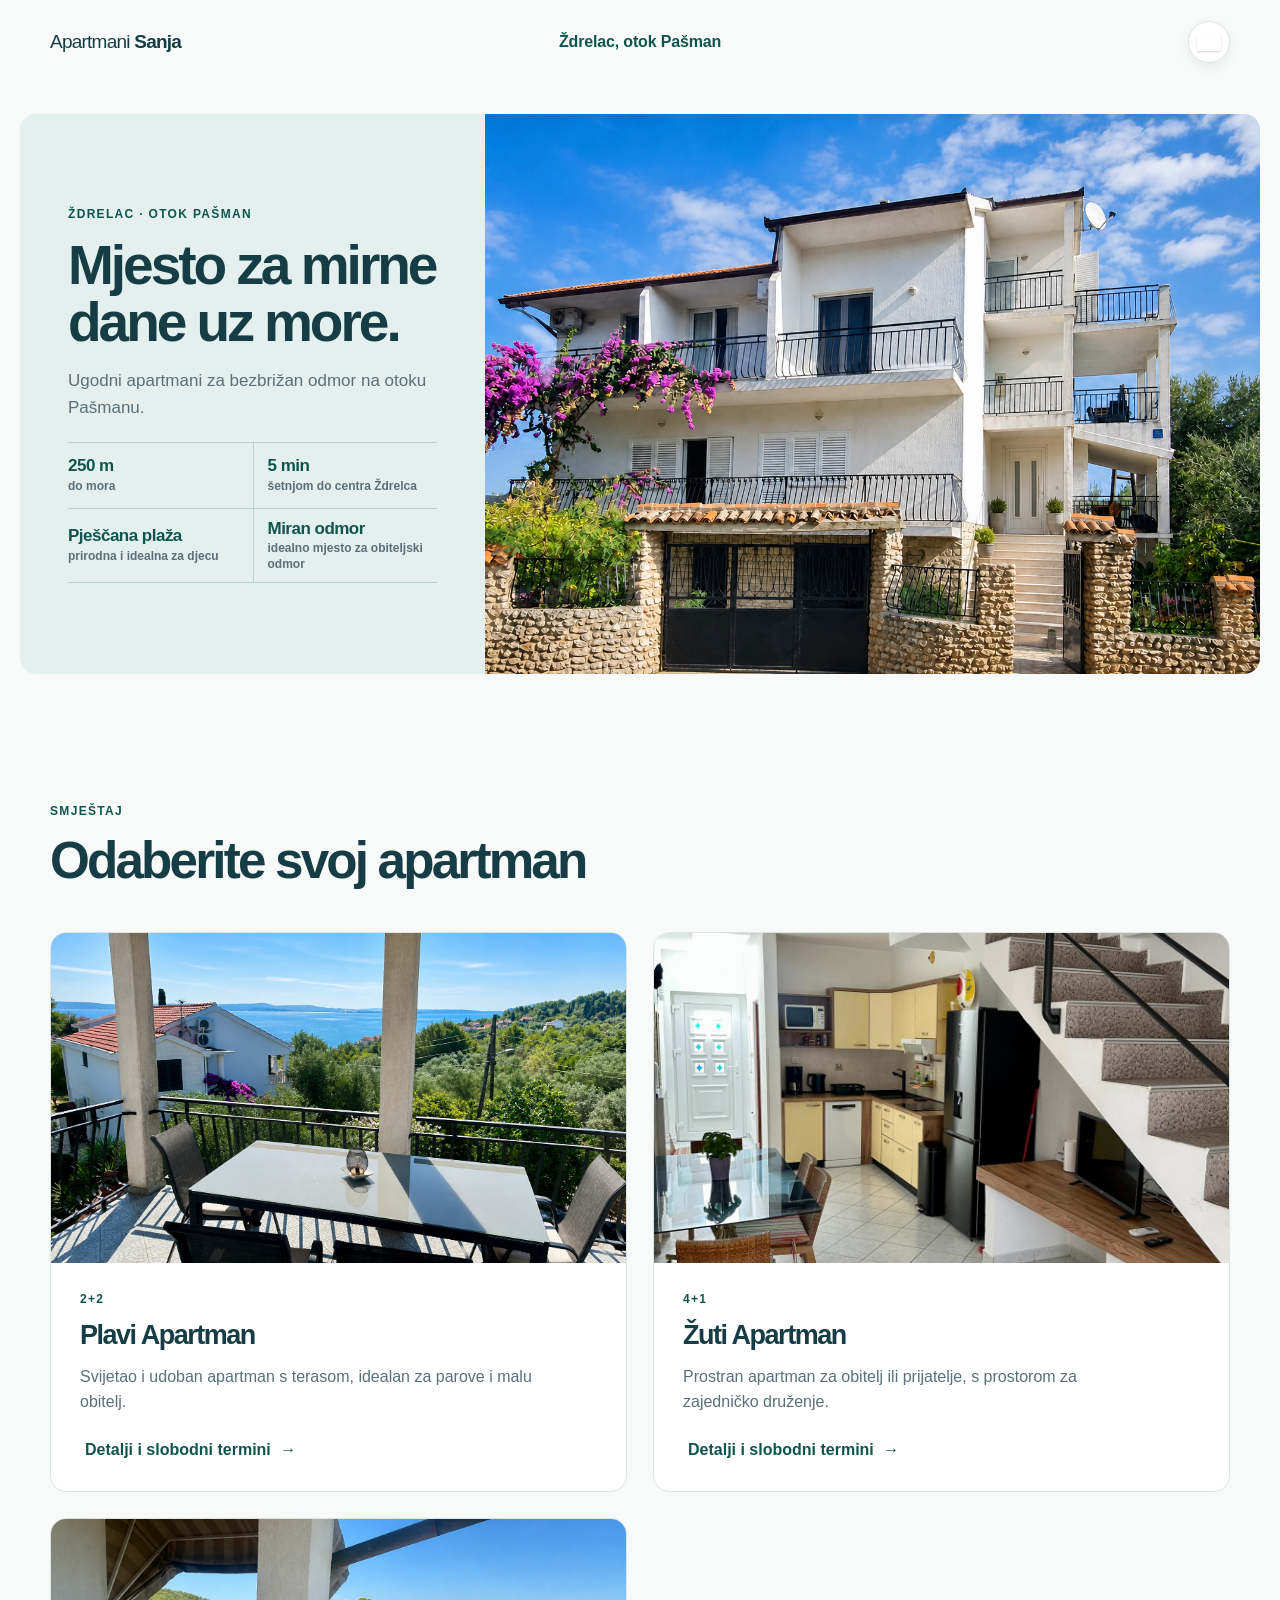
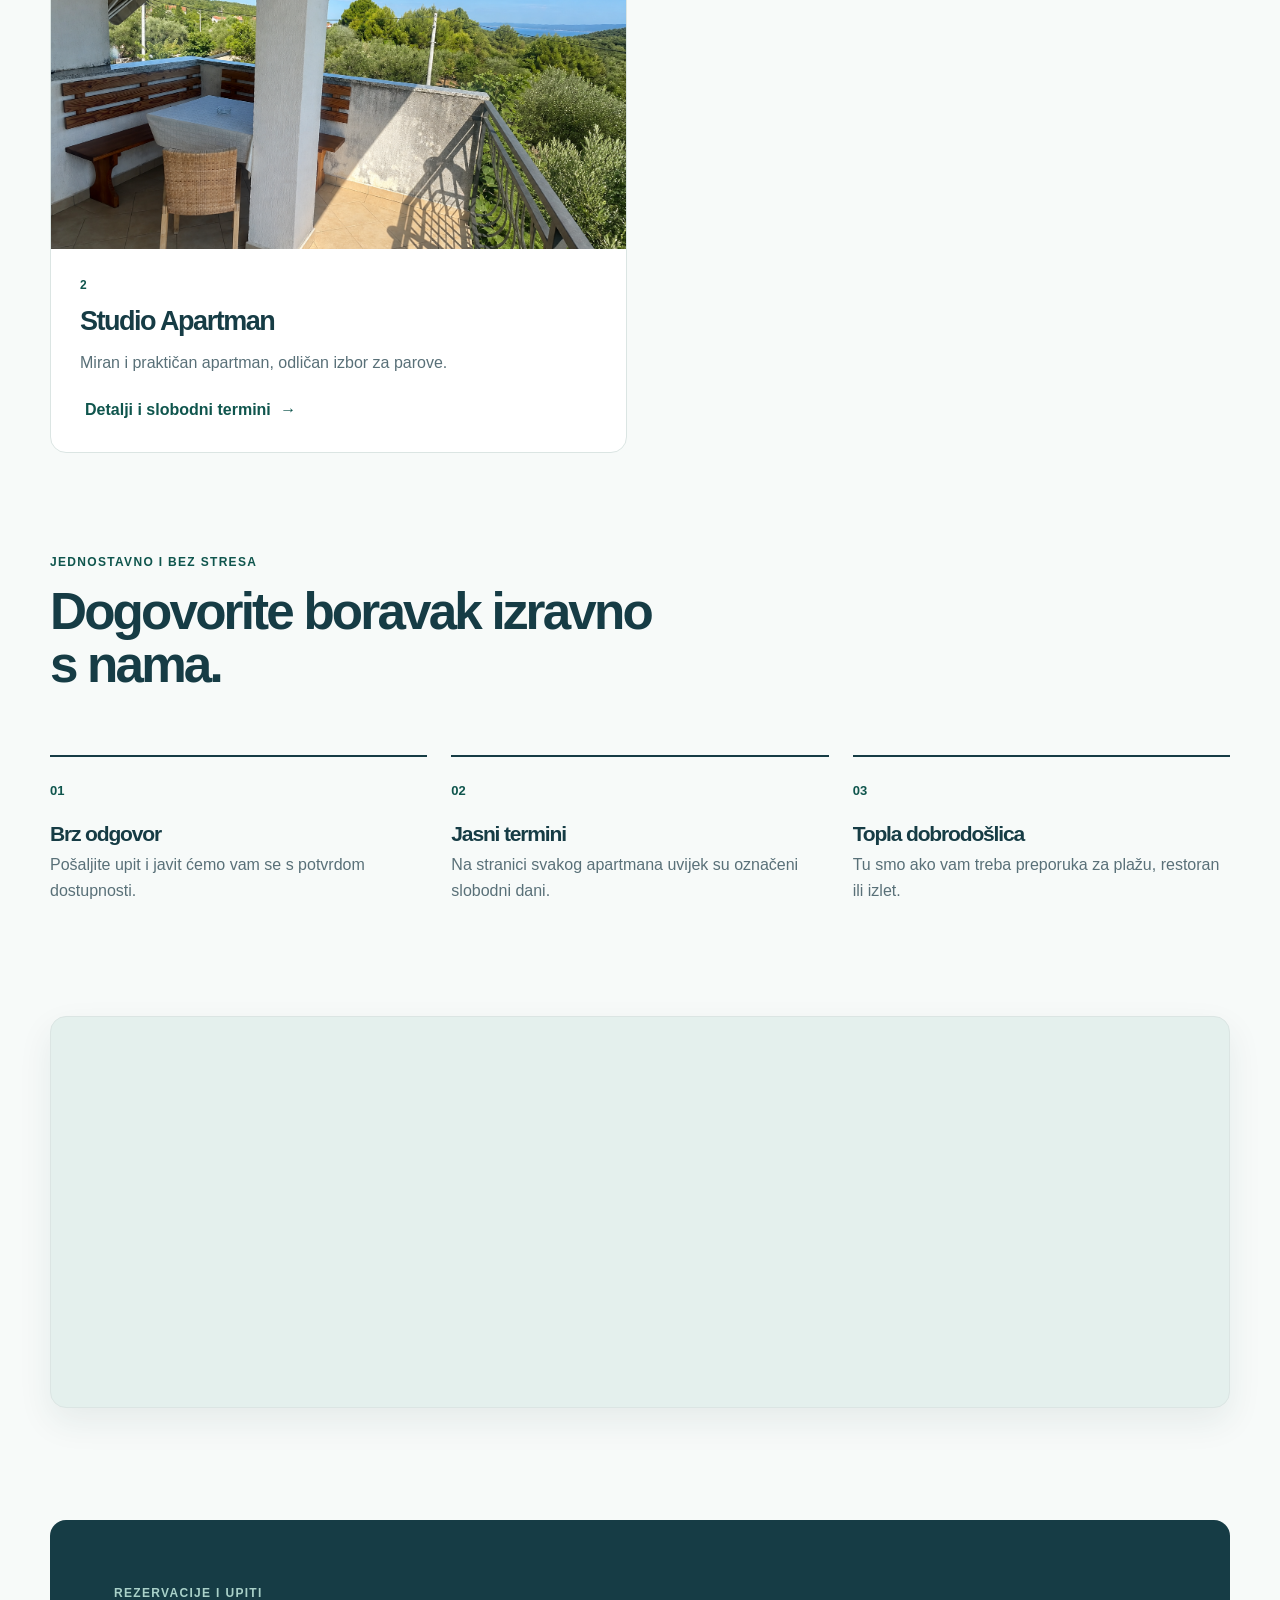
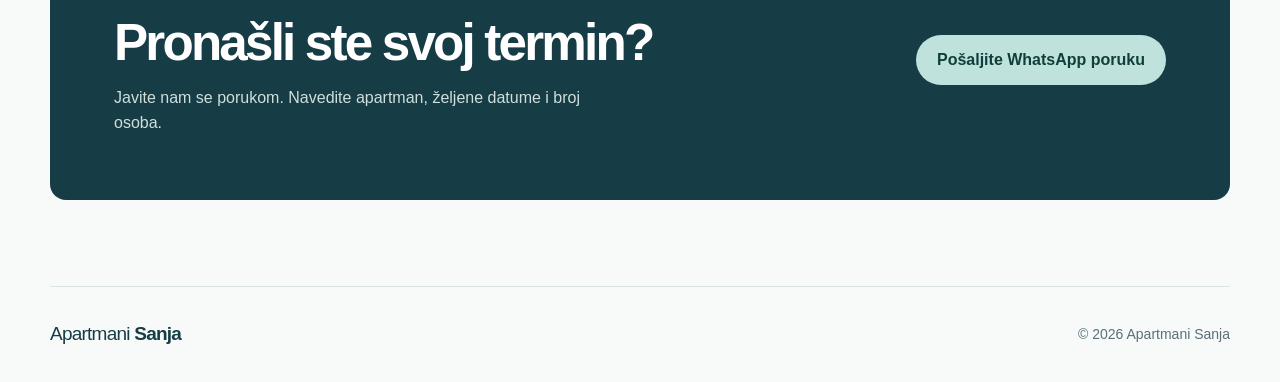
<file: index.html>
<!doctype html>
<html lang="hr">
  <head>
    <meta charset="UTF-8" />
    <meta name="viewport" content="width=device-width, initial-scale=1.0" />
    <meta
      name="description"
      content="Apartmani Sanja – ugodan smještaj i izravna rezervacija."
    />
    <title>Apartmani Sanja | Vaš odmor počinje ovdje</title>
    <link rel="stylesheet" href="styles.css" />
  </head>
  <body>
    <header class="site-header">
      <a class="logo" href="#pocetna" aria-label="Apartmani Sanja, početna">Apartmani <strong>Sanja</strong></a>
      <p class="header-location">Ždrelac, otok Pašman</p>
      <div class="language-picker" data-language-picker>
        <button class="language-trigger" type="button" aria-label="Odaberite jezik" aria-expanded="false" aria-haspopup="listbox" data-language-trigger><span class="language-flag" aria-hidden="true" data-language-flag>🇭🇷</span><span class="sr-only" data-language-current>Hrvatski</span></button>
        <div class="language-menu" role="listbox" aria-label="Odaberite jezik" data-language-menu hidden>
          <button type="button" role="option" aria-selected="true" data-language-option="hr"><span aria-hidden="true">🇭🇷</span><span>Hrvatski</span></button>
          <button type="button" role="option" aria-selected="false" data-language-option="en"><span aria-hidden="true">🇬🇧</span><span>English</span></button>
          <button type="button" role="option" aria-selected="false" data-language-option="sl"><span aria-hidden="true">🇸🇮</span><span>Slovenščina</span></button>
          <button type="button" role="option" aria-selected="false" data-language-option="it"><span aria-hidden="true">🇮🇹</span><span>Italiano</span></button>
          <button type="button" role="option" aria-selected="false" data-language-option="de"><span aria-hidden="true">🇩🇪</span><span>Deutsch</span></button>
          <button type="button" role="option" aria-selected="false" data-language-option="pl"><span aria-hidden="true">🇵🇱</span><span>Polski</span></button>
          <button type="button" role="option" aria-selected="false" data-language-option="sk"><span aria-hidden="true">🇸🇰</span><span>Slovenčina</span></button>
          <button type="button" role="option" aria-selected="false" data-language-option="cs"><span aria-hidden="true">🇨🇿</span><span>Čeština</span></button>
        </div>
      </div>
    </header>

    <main id="pocetna">
      <section class="hero" aria-labelledby="hero-title">
        <div class="hero-copy">
          <p class="eyebrow" data-i18n="heroLocation">Ždrelac · otok Pašman</p>
          <h1 id="hero-title" data-i18n="heroTitle">Mjesto za mirne dane uz more.</h1>
          <p class="hero-text" data-i18n="heroText">Ugodni apartmani za bezbrižan odmor na otoku Pašmanu.</p>
          <div class="hero-highlights" aria-label="Najvažnije informacije">
            <div class="highlight"><strong>250 m</strong><span data-i18n="sea">do mora</span></div>
            <div class="highlight"><strong>5 min</strong><span data-i18n="centre">šetnjom do centra Ždrelca</span></div>
            <div class="highlight"><strong data-i18n="beachTitle">Pješčana plaža</strong><span data-i18n="beachText">prirodna i idealna za djecu</span></div>
            <div class="highlight"><strong data-i18n="quietTitle">Miran odmor</strong><span data-i18n="quietText">idealno mjesto za obiteljski odmor</span></div>
          </div>
        </div>
        <div class="hero-image-wrap">
          <img class="hero-image" src="images/hero-apartmani-v2.png" alt="Ulaz u Apartmane Sanja u Ždrelcu na otoku Pašmanu" />
        </div>
      </section>

      <section class="apartments section" id="apartmani" aria-labelledby="apartments-title">
        <div class="section-heading">
          <div>
            <p class="eyebrow" data-i18n="accommodation">Smještaj</p>
            <h2 id="apartments-title" data-i18n="chooseApartment">Odaberite svoj apartman</h2>
          </div>
        </div>

        <div class="apartment-list">
          <article class="apartment-card">
            <a class="card-image" href="apartman-1.html">
              <img src="images/hero-more.png" alt="Terasa Plavog Apartmana s pogledom na more" />
            </a>
            <div class="card-content">
              <p class="card-label">2+2</p>
              <h3><a href="apartman-1.html">Plavi Apartman</a></h3>
              <p data-i18n="blueCard">Svijetao i udoban apartman s terasom, idealan za parove i malu obitelj.</p>
              <a class="text-link" href="apartman-1.html"><span data-i18n="details">Detalji i slobodni termini</span> <span aria-hidden="true">→</span></a>
            </div>
          </article>

          <article class="apartment-card">
            <a class="card-image" href="apartman-2.html">
              <img src="images/apartman-2/WhatsApp Image 2026-08-13 at 14.15.34 (4).jpeg" alt="Žuti apartman" />
            </a>
            <div class="card-content">
              <p class="card-label">4+1</p>
              <h3><a href="apartman-2.html">Žuti Apartman</a></h3>
              <p data-i18n="yellowCard">Prostran apartman za obitelj ili prijatelje, s prostorom za zajedničko druženje.</p>
              <a class="text-link" href="apartman-2.html"><span data-i18n="details">Detalji i slobodni termini</span> <span aria-hidden="true">→</span></a>
            </div>
          </article>

          <article class="apartment-card">
            <a class="card-image" href="apartman-3.html">
              <img src="images/studio-homepage.png" alt="Terasa Studio Apartmana s pogledom na šumu i more" />
            </a>
            <div class="card-content">
              <p class="card-label">2</p>
              <h3><a href="apartman-3.html">Studio Apartman</a></h3>
              <p data-i18n="studioCard">Miran i praktičan apartman, odličan izbor za parove.</p>
              <a class="text-link" href="apartman-3.html"><span data-i18n="details">Detalji i slobodni termini</span> <span aria-hidden="true">→</span></a>
            </div>
          </article>
        </div>
      </section>

      <section class="why-us section" aria-labelledby="why-title">
          <p class="eyebrow" data-i18n="simple">Jednostavno i bez stresa</p>
          <h2 id="why-title" data-i18n="directBooking">Dogovorite boravak izravno s nama.</h2>
        <div class="benefits">
          <div><span>01</span><h3 data-i18n="fastTitle">Brz odgovor</h3><p data-i18n="fastText">Pošaljite upit i javit ćemo vam se s potvrdom dostupnosti.</p></div>
          <div><span>02</span><h3 data-i18n="datesTitle">Jasni termini</h3><p data-i18n="datesText">Na stranici svakog apartmana uvijek su označeni slobodni dani.</p></div>
          <div><span>03</span><h3 data-i18n="welcomeTitle">Topla dobrodošlica</h3><p data-i18n="welcomeText">Tu smo ako vam treba preporuka za plažu, restoran ili izlet.</p></div>
        </div>
      </section>

      <section class="location section" id="lokacija" aria-label="Karta lokacije">
        <div class="map-frame">
          <iframe
            title="Lokacija Apartmana Sanja"
            src="https://www.google.com/maps?q=Hrvatskih%20branitelja%2019%2C%20%C5%BDdrelac%2C%20Croatia&amp;z=17&amp;output=embed"
            loading="lazy"
            referrerpolicy="no-referrer-when-downgrade"
            allowfullscreen>
          </iframe>
        </div>
      </section>

      <section class="contact section" id="kontakt" aria-labelledby="contact-title">
        <div>
          <p class="eyebrow" data-i18n="reservations">Rezervacije i upiti</p>
          <h2 id="contact-title" data-i18n="foundDates">Pronašli ste svoj termin?</h2>
          <p data-i18n="contactText">Javite nam se porukom. Navedite apartman, željene datume i broj osoba.</p>
        </div>
        <a class="button button-primary" href="https://wa.me/38598255315" target="_blank" rel="noreferrer" data-i18n="whatsapp">Pošaljite WhatsApp poruku</a>
      </section>
    </main>

    <footer>
      <a class="logo" href="#pocetna">Apartmani <strong>Sanja</strong></a>
      <p>© <span id="year"></span> Apartmani Sanja</p>
    </footer>
    <script src="script.js?v=6"></script>
  </body>
</html>
</file>
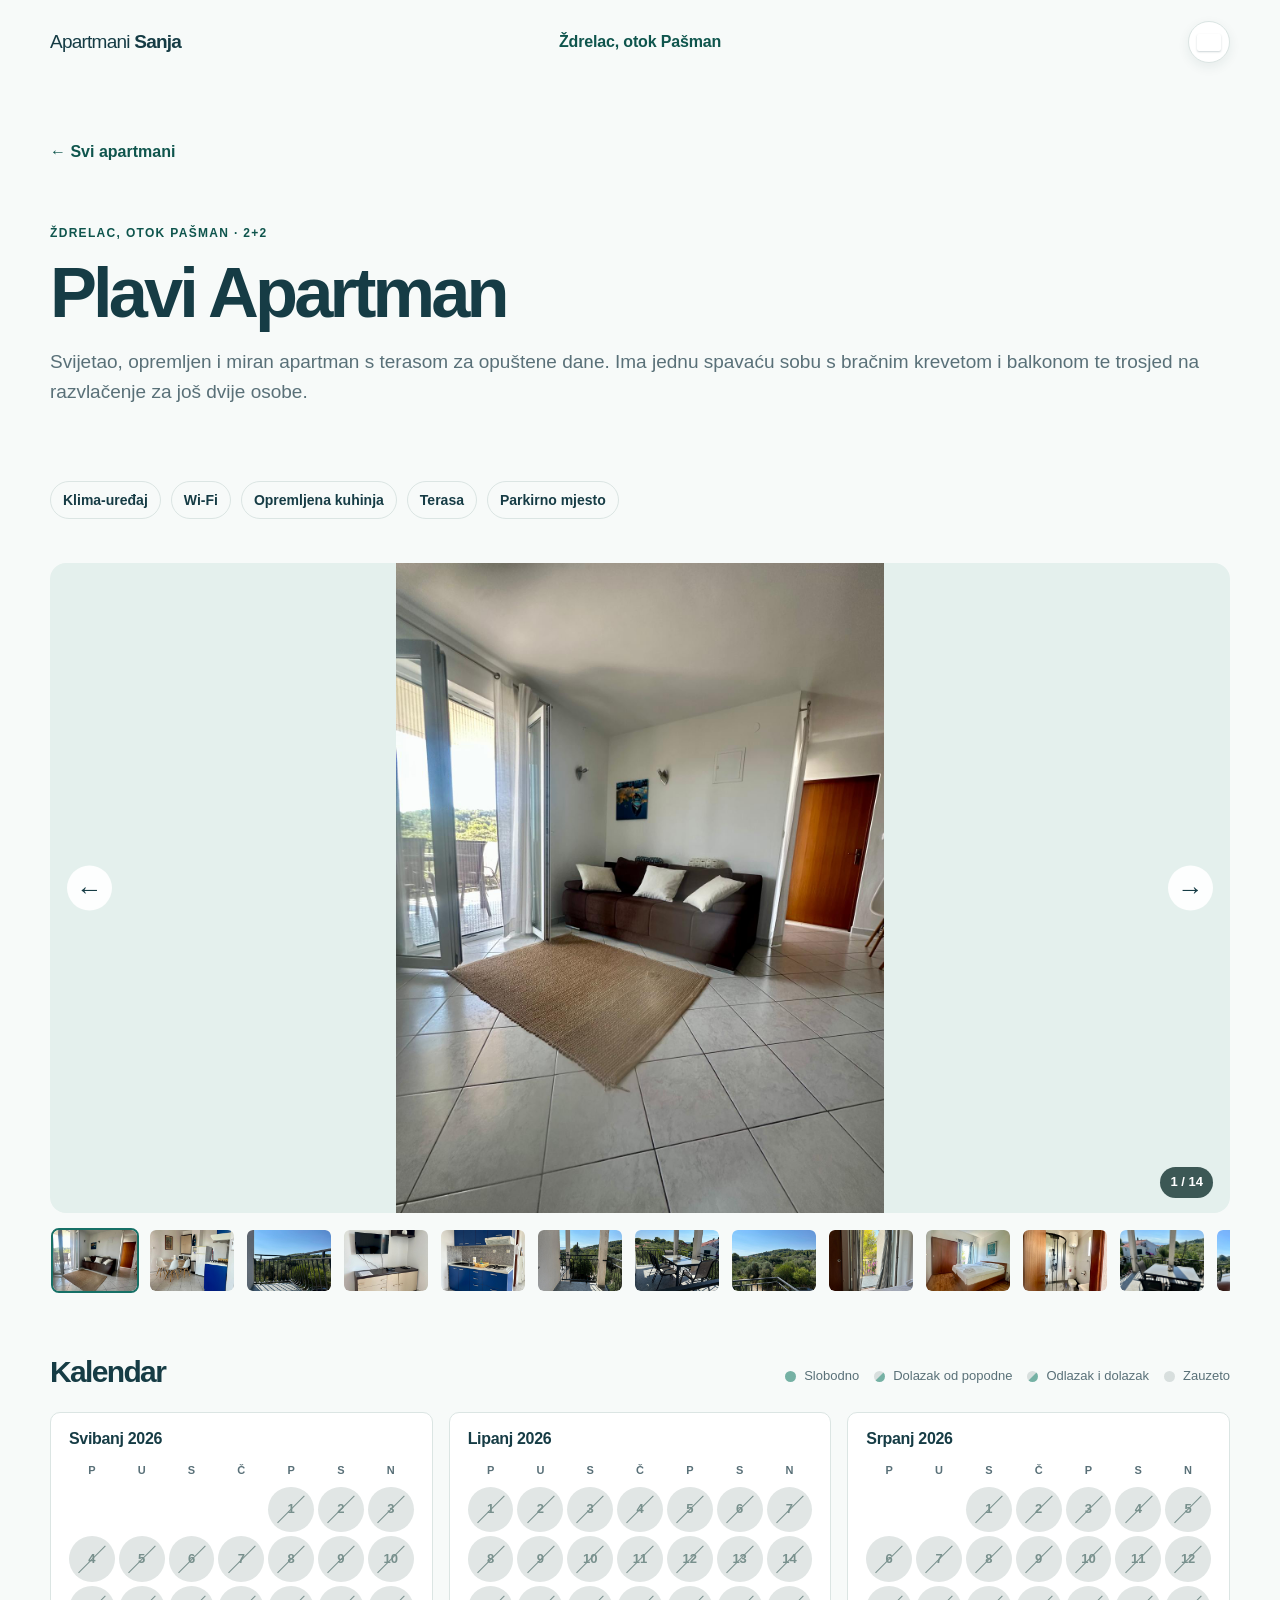
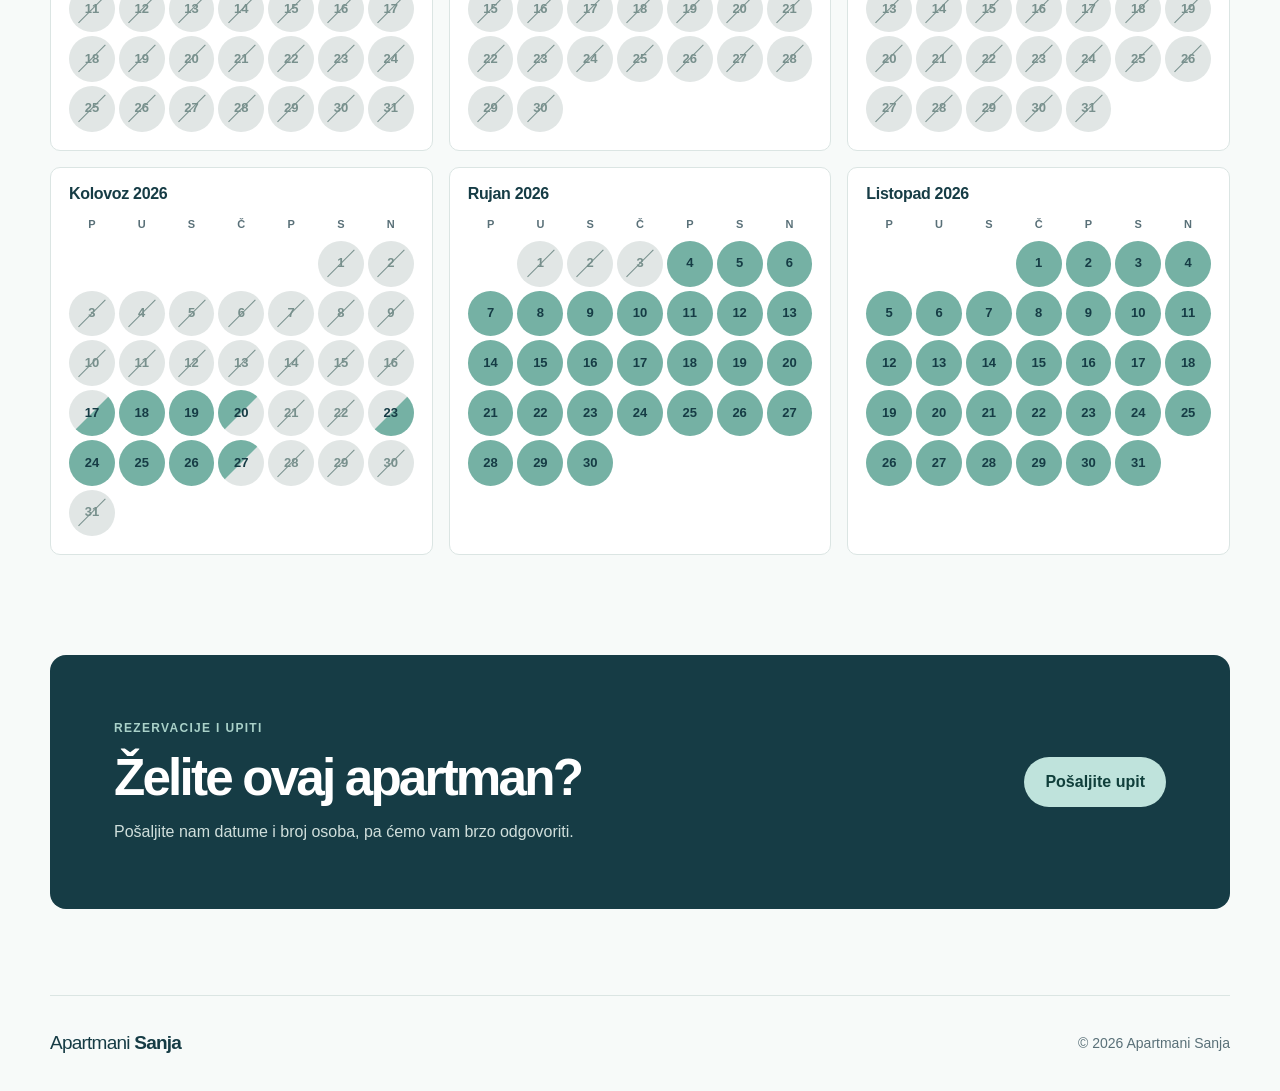
<file: apartman-1.html>
<!doctype html>
<html lang="hr">
  <head>
    <meta charset="UTF-8" /><meta name="viewport" content="width=device-width, initial-scale=1.0" />
    <meta name="description" content="Plavi Apartman – informacije i slobodni termini." />
    <title>Plavi Apartman | Apartmani Sanja</title><link rel="stylesheet" href="styles.css" />
  </head>
  <body data-apartment="blue">
    <header class="site-header"><a class="logo" href="index.html">Apartmani <strong>Sanja</strong></a><p class="header-location">Ždrelac, otok Pašman</p><div class="language-picker" data-language-picker><button class="language-trigger" type="button" aria-label="Odaberite jezik" aria-expanded="false" aria-haspopup="listbox" data-language-trigger><span class="language-flag" aria-hidden="true" data-language-flag>🇭🇷</span><span class="sr-only" data-language-current>Hrvatski</span></button><div class="language-menu" role="listbox" aria-label="Odaberite jezik" data-language-menu hidden><button type="button" role="option" aria-selected="true" data-language-option="hr"><span aria-hidden="true">🇭🇷</span><span>Hrvatski</span></button><button type="button" role="option" aria-selected="false" data-language-option="en"><span aria-hidden="true">🇬🇧</span><span>English</span></button><button type="button" role="option" aria-selected="false" data-language-option="sl"><span aria-hidden="true">🇸🇮</span><span>Slovenščina</span></button><button type="button" role="option" aria-selected="false" data-language-option="it"><span aria-hidden="true">🇮🇹</span><span>Italiano</span></button><button type="button" role="option" aria-selected="false" data-language-option="de"><span aria-hidden="true">🇩🇪</span><span>Deutsch</span></button><button type="button" role="option" aria-selected="false" data-language-option="pl"><span aria-hidden="true">🇵🇱</span><span>Polski</span></button><button type="button" role="option" aria-selected="false" data-language-option="sk"><span aria-hidden="true">🇸🇰</span><span>Slovenčina</span></button><button type="button" role="option" aria-selected="false" data-language-option="cs"><span aria-hidden="true">🇨🇿</span><span>Čeština</span></button></div></div></header>
    <main>
      <section class="detail-hero section"><a class="back-link" href="index.html#apartmani" data-detail-i18n="back">← Svi apartmani</a><p class="eyebrow">Ždrelac, otok Pašman · 2+2</p><h1 data-detail-i18n="title">Plavi Apartman</h1><p class="lead" data-detail-i18n="lead">Svijetao, opremljen i miran apartman s terasom za opuštene dane. Ima jednu spavaću sobu s bračnim krevetom i balkonom te trosjed na razvlačenje za još dvije osobe.</p></section>
      <section class="apartment-info section"><ul class="amenities"><li data-detail-i18n="air">Klima-uređaj</li><li>Wi‑Fi</li><li data-detail-i18n="kitchen">Opremljena kuhinja</li><li data-detail-i18n="terrace">Terasa</li><li data-detail-i18n="parking">Parkirno mjesto</li></ul></section>
      <section class="carousel section" aria-label="Galerija prvog apartmana" data-carousel>
        <div class="carousel-stage">
          <img class="carousel-image" src="images/apartman-1/WhatsApp Image 2026-08-13 at 13.50.08.jpeg" alt="Fotografija 1 prvog apartmana" data-carousel-image />
          <button class="carousel-control carousel-prev" type="button" aria-label="Prethodna fotografija" data-carousel-prev>←</button>
          <button class="carousel-control carousel-next" type="button" aria-label="Sljedeća fotografija" data-carousel-next>→</button>
          <p class="carousel-count" aria-live="polite"><span data-carousel-current>1</span> / 14</p>
        </div>
        <div class="carousel-thumbnails" aria-label="Odaberite fotografiju">
          <button type="button" class="is-active" data-carousel-thumb data-src="images/apartman-1/WhatsApp Image 2026-08-13 at 13.50.08.jpeg" data-alt="Dnevni boravak prvog apartmana" aria-label="Prikaži fotografiju 1"><img src="images/apartman-1/WhatsApp Image 2026-08-13 at 13.50.08.jpeg" alt="" /></button>
          <button type="button" data-carousel-thumb data-src="images/apartman-1/WhatsApp Image 2026-08-13 at 13.50.07.jpeg" data-alt="Kuhinja i blagovaonica prvog apartmana" aria-label="Prikaži fotografiju 2"><img src="images/apartman-1/WhatsApp Image 2026-08-13 at 13.50.07.jpeg" alt="" /></button>
          <button type="button" data-carousel-thumb data-src="images/apartman-1/WhatsApp Image 2026-08-13 at 13.50.09 (1).jpeg" data-alt="Terasa prvog apartmana" aria-label="Prikaži fotografiju 3"><img src="images/apartman-1/WhatsApp Image 2026-08-13 at 13.50.09 (1).jpeg" alt="" /></button>
          <button type="button" data-carousel-thumb data-src="images/apartman-1/WhatsApp Image 2026-08-13 at 13.50.08 (1).jpeg" data-alt="Fotografija prvog apartmana" aria-label="Prikaži fotografiju 4"><img src="images/apartman-1/WhatsApp Image 2026-08-13 at 13.50.08 (1).jpeg" alt="" /></button>
          <button type="button" data-carousel-thumb data-src="images/apartman-1/WhatsApp Image 2026-08-13 at 13.50.08 (2).jpeg" data-alt="Fotografija prvog apartmana" aria-label="Prikaži fotografiju 5"><img src="images/apartman-1/WhatsApp Image 2026-08-13 at 13.50.08 (2).jpeg" alt="" /></button>
          <button type="button" data-carousel-thumb data-src="images/apartman-1/WhatsApp Image 2026-08-13 at 13.50.08 (3).jpeg" data-alt="Fotografija prvog apartmana" aria-label="Prikaži fotografiju 6"><img src="images/apartman-1/WhatsApp Image 2026-08-13 at 13.50.08 (3).jpeg" alt="" /></button>
          <button type="button" data-carousel-thumb data-src="images/apartman-1/WhatsApp Image 2026-08-13 at 13.50.08 (4).jpeg" data-alt="Fotografija prvog apartmana" aria-label="Prikaži fotografiju 7"><img src="images/apartman-1/WhatsApp Image 2026-08-13 at 13.50.08 (4).jpeg" alt="" /></button>
          <button type="button" data-carousel-thumb data-src="images/apartman-1/WhatsApp Image 2026-08-13 at 13.50.09 (2).jpeg" data-alt="Fotografija prvog apartmana" aria-label="Prikaži fotografiju 9"><img src="images/apartman-1/WhatsApp Image 2026-08-13 at 13.50.09 (2).jpeg" alt="" /></button>
          <button type="button" data-carousel-thumb data-src="images/apartman-1/WhatsApp Image 2026-08-13 at 13.50.09 (3).jpeg" data-alt="Fotografija prvog apartmana" aria-label="Prikaži fotografiju 10"><img src="images/apartman-1/WhatsApp Image 2026-08-13 at 13.50.09 (3).jpeg" alt="" /></button>
          <button type="button" data-carousel-thumb data-src="images/apartman-1/WhatsApp Image 2026-08-13 at 13.50.09 (5).jpeg" data-alt="Fotografija prvog apartmana" aria-label="Prikaži fotografiju 11"><img src="images/apartman-1/WhatsApp Image 2026-08-13 at 13.50.09 (5).jpeg" alt="" /></button>
          <button type="button" data-carousel-thumb data-src="images/apartman-1/WhatsApp Image 2026-08-13 at 13.50.09 (6).jpeg" data-alt="Fotografija prvog apartmana" aria-label="Prikaži fotografiju 12"><img src="images/apartman-1/WhatsApp Image 2026-08-13 at 13.50.09 (6).jpeg" alt="" /></button>
          <button type="button" data-carousel-thumb data-src="images/apartman-1/WhatsApp Image 2026-08-13 at 13.50.09 (8).jpeg" data-alt="Fotografija prvog apartmana" aria-label="Prikaži fotografiju 13"><img src="images/apartman-1/WhatsApp Image 2026-08-13 at 13.50.09 (8).jpeg" alt="" /></button>
          <button type="button" data-carousel-thumb data-src="images/apartman-1/WhatsApp Image 2026-08-13 at 13.50.09 (9).jpeg" data-alt="Fotografija prvog apartmana" aria-label="Prikaži fotografiju 14"><img src="images/apartman-1/WhatsApp Image 2026-08-13 at 13.50.09 (9).jpeg" alt="" /></button>
          <button type="button" data-carousel-thumb data-src="images/apartman-1/WhatsApp Image 2026-08-13 at 13.50.09 (10).jpeg" data-alt="Fotografija prvog apartmana" aria-label="Prikaži fotografiju 15"><img src="images/apartman-1/WhatsApp Image 2026-08-13 at 13.50.09 (10).jpeg" alt="" /></button>
        </div>
      </section>
      <section class="booking-calendar section" data-booking-calendar data-free-ranges="2026-08-18:2026-08-19|2026-08-24:2026-08-26|2026-09-04:2026-10-31" data-arrival-days="2026-08-17" data-departure-days="2026-08-20|2026-08-27" data-changeover-days="2026-08-23" aria-label="Kalendar dostupnosti Plavog Apartmana"><div class="calendar-heading"><h2 data-detail-i18n="calendar">Kalendar</h2><p><span class="legend legend-free"></span><span data-detail-i18n="free">Slobodno</span> <span class="legend legend-arrival"></span><span data-detail-i18n="arrival">Dolazak od popodne</span> <span class="legend legend-changeover"></span><span data-detail-i18n="changeover">Odlazak i dolazak</span> <span class="legend legend-booked"></span><span data-detail-i18n="booked">Zauzeto</span></p></div><div class="calendar-months"></div></section>
      <section class="contact section" id="upit"><div><p class="eyebrow" data-detail-i18n="reservations">Rezervacije i upiti</p><h2 data-detail-i18n="want">Želite ovaj apartman?</h2><p data-detail-i18n="contact">Pošaljite nam datume i broj osoba, pa ćemo vam brzo odgovoriti.</p></div><a class="button button-primary" href="https://wa.me/38598255315?text=Pozdrav%2C%20zanima%20me%20Plavi%20Apartman." target="_blank" rel="noreferrer" data-detail-i18n="inquire">Pošaljite upit</a></section>
    </main><footer><a class="logo" href="index.html">Apartmani <strong>Sanja</strong></a><p>© <span id="year"></span> Apartmani Sanja</p></footer><script src="script.js?v=6"></script>
  </body>
</html>
</file>
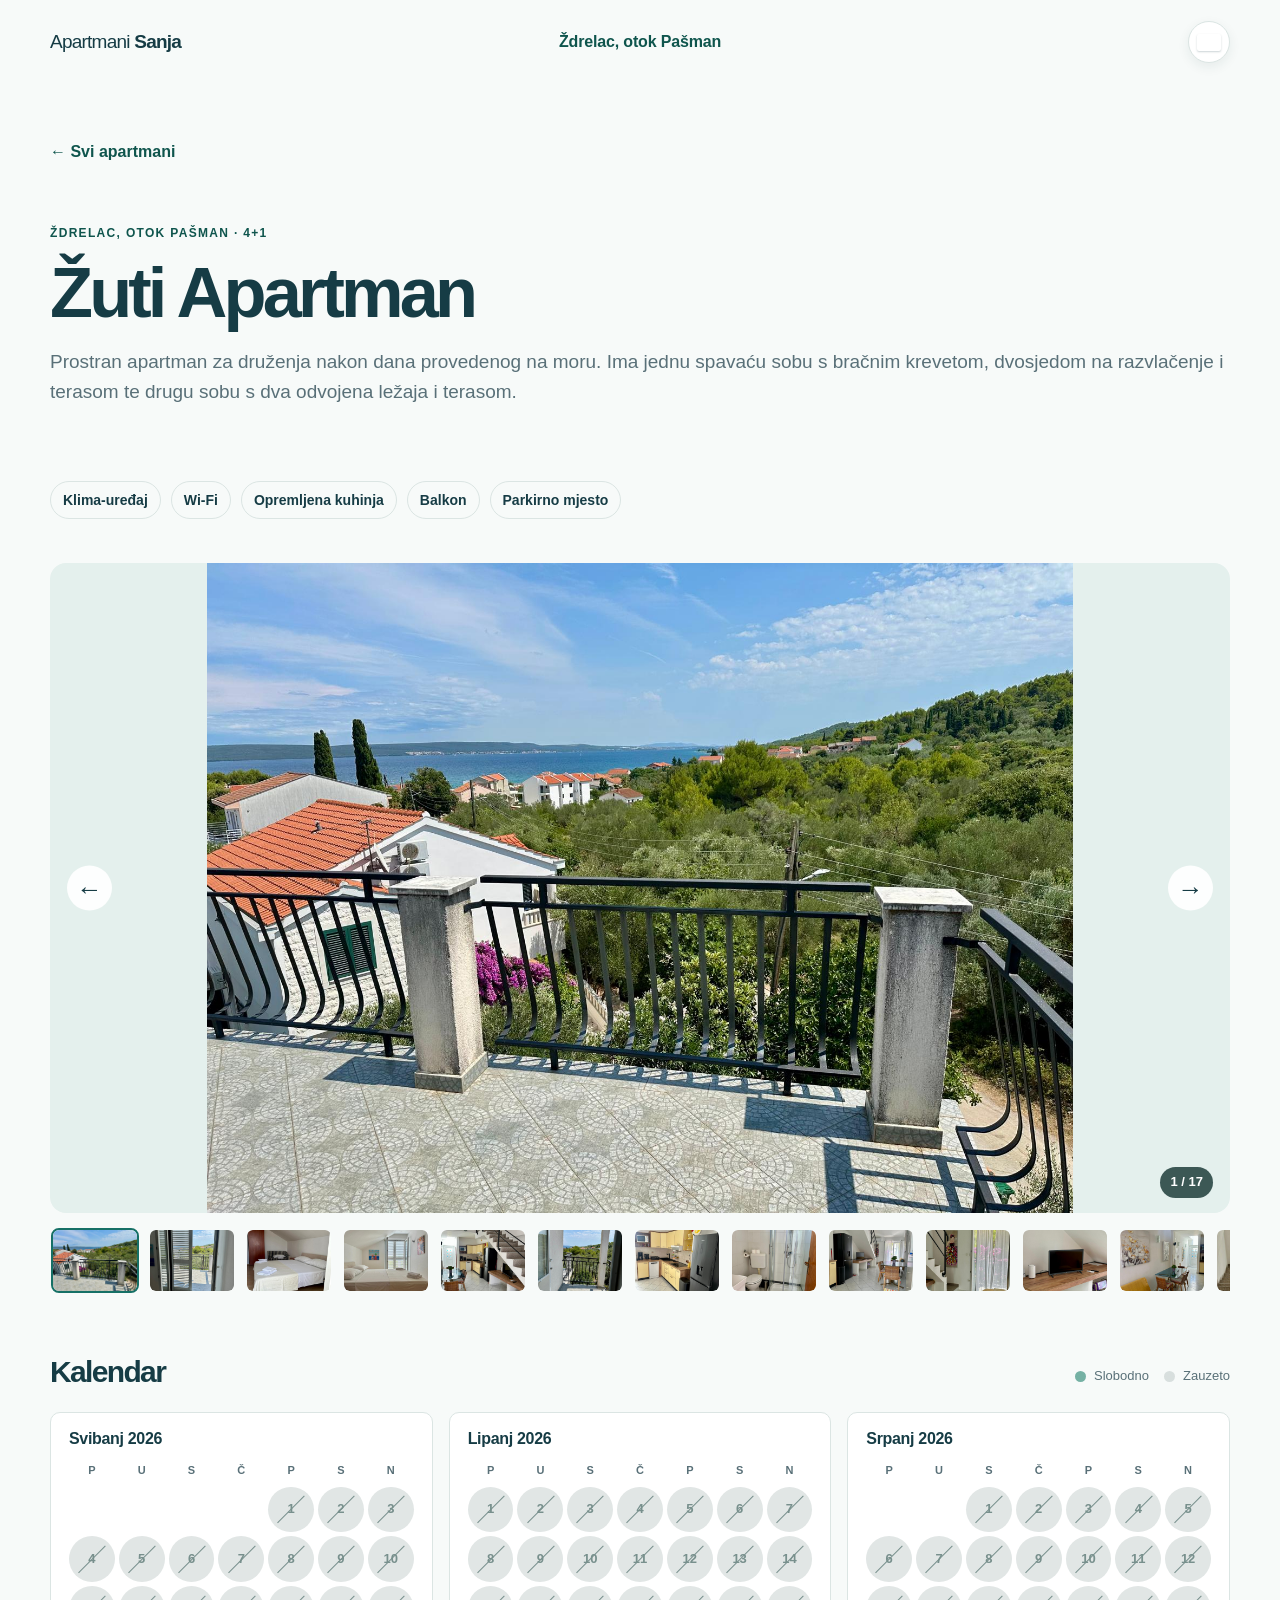
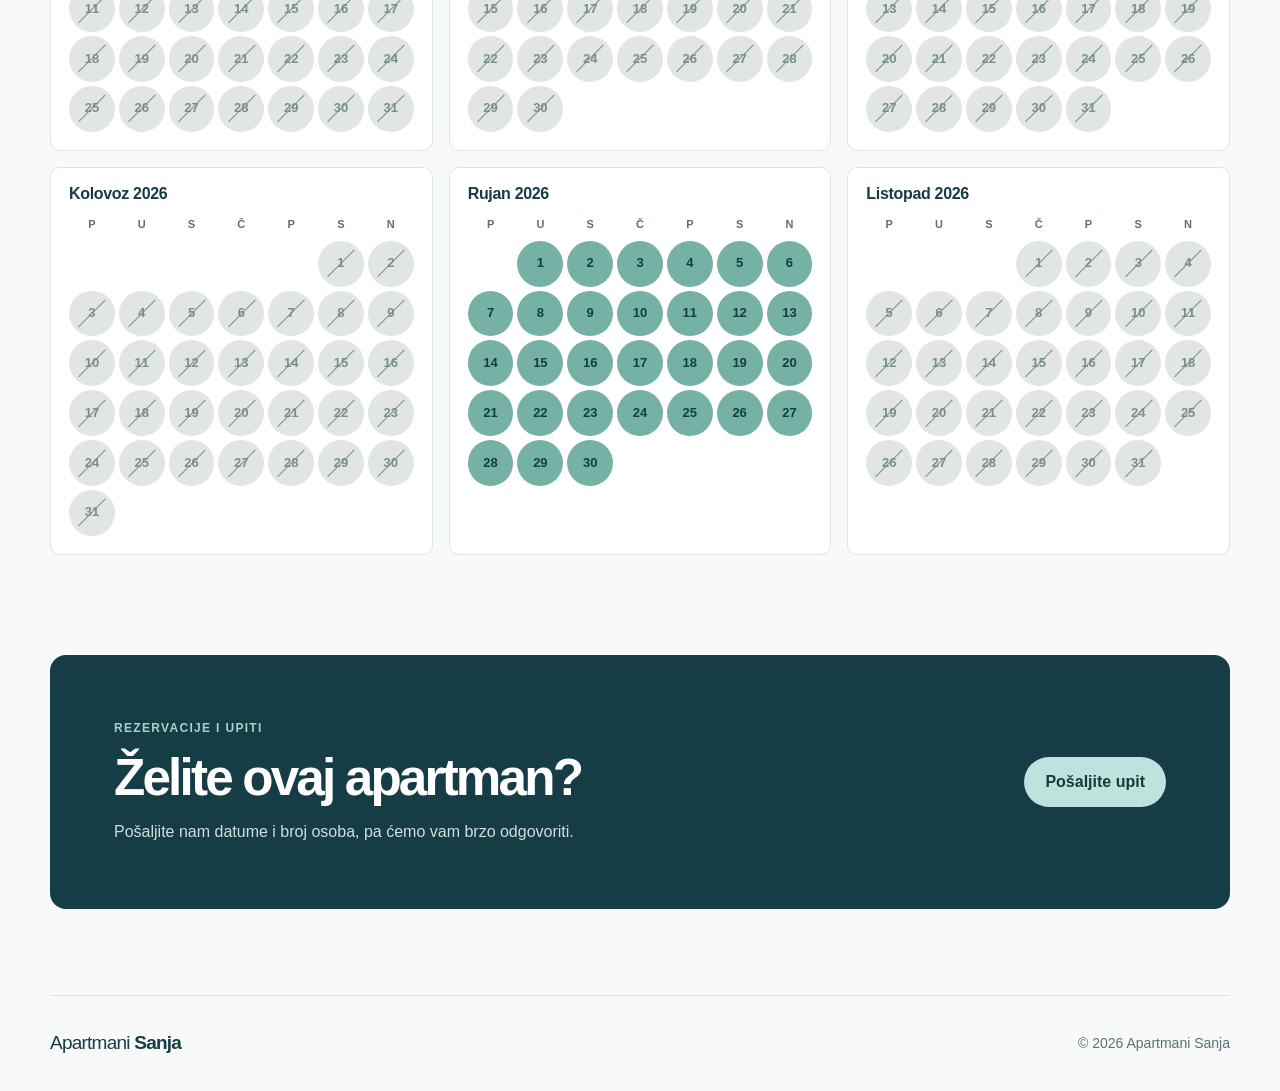
<file: apartman-2.html>
<!doctype html>
<html lang="hr">
  <head>
    <meta charset="UTF-8" /><meta name="viewport" content="width=device-width, initial-scale=1.0" />
    <meta name="description" content="Žuti Apartman – informacije i slobodni termini." />
    <title>Žuti Apartman | Apartmani Sanja</title><link rel="stylesheet" href="styles.css" />
  </head>
  <body data-apartment="yellow">
    <header class="site-header"><a class="logo" href="index.html">Apartmani <strong>Sanja</strong></a><p class="header-location">Ždrelac, otok Pašman</p><div class="language-picker" data-language-picker><button class="language-trigger" type="button" aria-label="Odaberite jezik" aria-expanded="false" aria-haspopup="listbox" data-language-trigger><span class="language-flag" aria-hidden="true" data-language-flag>🇭🇷</span><span class="sr-only" data-language-current>Hrvatski</span></button><div class="language-menu" role="listbox" aria-label="Odaberite jezik" data-language-menu hidden><button type="button" role="option" aria-selected="true" data-language-option="hr"><span aria-hidden="true">🇭🇷</span><span>Hrvatski</span></button><button type="button" role="option" aria-selected="false" data-language-option="en"><span aria-hidden="true">🇬🇧</span><span>English</span></button><button type="button" role="option" aria-selected="false" data-language-option="sl"><span aria-hidden="true">🇸🇮</span><span>Slovenščina</span></button><button type="button" role="option" aria-selected="false" data-language-option="it"><span aria-hidden="true">🇮🇹</span><span>Italiano</span></button><button type="button" role="option" aria-selected="false" data-language-option="de"><span aria-hidden="true">🇩🇪</span><span>Deutsch</span></button><button type="button" role="option" aria-selected="false" data-language-option="pl"><span aria-hidden="true">🇵🇱</span><span>Polski</span></button><button type="button" role="option" aria-selected="false" data-language-option="sk"><span aria-hidden="true">🇸🇰</span><span>Slovenčina</span></button><button type="button" role="option" aria-selected="false" data-language-option="cs"><span aria-hidden="true">🇨🇿</span><span>Čeština</span></button></div></div></header>
    <main>
      <section class="detail-hero section"><a class="back-link" href="index.html#apartmani" data-detail-i18n="back">← Svi apartmani</a><p class="eyebrow">Ždrelac, otok Pašman · 4+1</p><h1 data-detail-i18n="title">Žuti Apartman</h1><p class="lead" data-detail-i18n="lead">Prostran apartman za druženja nakon dana provedenog na moru. Ima jednu spavaću sobu s bračnim krevetom, dvosjedom na razvlačenje i terasom te drugu sobu s dva odvojena ležaja i terasom.</p></section>
      <section class="apartment-info section"><ul class="amenities"><li data-detail-i18n="air">Klima-uređaj</li><li>Wi‑Fi</li><li data-detail-i18n="kitchen">Opremljena kuhinja</li><li data-detail-i18n="balcony">Balkon</li><li data-detail-i18n="parking">Parkirno mjesto</li></ul></section>
      <section class="carousel section" aria-label="Galerija Apartmana Žuti" data-carousel data-carousel-images="images/apartman-2/WhatsApp Image 2026-08-13 at 14.15.33.jpeg|images/apartman-2/WhatsApp Image 2026-08-13 at 14.15.34.jpeg|images/apartman-2/WhatsApp Image 2026-08-13 at 14.15.34 (1).jpeg|images/apartman-2/WhatsApp Image 2026-08-13 at 14.15.34 (2).jpeg|images/apartman-2/WhatsApp Image 2026-08-13 at 14.15.34 (4).jpeg|images/apartman-2/WhatsApp Image 2026-08-13 at 14.15.34 (5).jpeg|images/apartman-2/WhatsApp Image 2026-08-13 at 14.15.34 (6).jpeg|images/apartman-2/WhatsApp Image 2026-08-13 at 14.15.34 (7).jpeg|images/apartman-2/WhatsApp Image 2026-08-13 at 14.15.34 (8).jpeg|images/apartman-2/WhatsApp Image 2026-08-13 at 14.15.34 (9).jpeg|images/apartman-2/WhatsApp Image 2026-08-13 at 14.15.34 (10).jpeg|images/apartman-2/WhatsApp Image 2026-08-13 at 14.15.35.jpeg|images/apartman-2/WhatsApp Image 2026-08-13 at 14.15.35 (1).jpeg|images/apartman-2/WhatsApp Image 2026-08-13 at 14.15.35 (2).jpeg|images/apartman-2/WhatsApp Image 2026-08-13 at 14.25.48.jpeg|images/apartman-2/WhatsApp Image 2026-08-13 at 14.26.33.jpeg|images/apartman-2/WhatsApp Image 2026-08-13 at 14.26.52.jpeg">
        <div class="carousel-stage"><img class="carousel-image" src="images/apartman-2/WhatsApp Image 2026-08-13 at 14.15.33.jpeg" alt="Fotografija 1 Apartmana Žuti" data-carousel-image /><button class="carousel-control carousel-prev" type="button" aria-label="Prethodna fotografija" data-carousel-prev>←</button><button class="carousel-control carousel-next" type="button" aria-label="Sljedeća fotografija" data-carousel-next>→</button><p class="carousel-count" aria-live="polite"><span data-carousel-current>1</span> / 17</p></div><div class="carousel-thumbnails" aria-label="Odaberite fotografiju"></div>
      </section>
      <section class="booking-calendar section" data-booking-calendar data-free-ranges="2026-09-01:2026-09-30"><div class="calendar-heading"><h2 data-detail-i18n="calendar">Kalendar</h2><p><span class="legend legend-free"></span><span data-detail-i18n="free">Slobodno</span> <span class="legend legend-booked"></span><span data-detail-i18n="booked">Zauzeto</span></p></div><div class="calendar-months"></div></section>
      <section class="contact section" id="upit"><div><p class="eyebrow" data-detail-i18n="reservations">Rezervacije i upiti</p><h2 data-detail-i18n="want">Želite ovaj apartman?</h2><p data-detail-i18n="contact">Pošaljite nam datume i broj osoba, pa ćemo vam brzo odgovoriti.</p></div><a class="button button-primary" href="https://wa.me/38598255315?text=Pozdrav%2C%20zanima%20me%20Žuti%20Apartman." target="_blank" rel="noreferrer" data-detail-i18n="inquire">Pošaljite upit</a></section>
    </main><footer><a class="logo" href="index.html">Apartmani <strong>Sanja</strong></a><p>© <span id="year"></span> Apartmani Sanja</p></footer><script src="script.js?v=6"></script>
  </body>
</html>
</file>
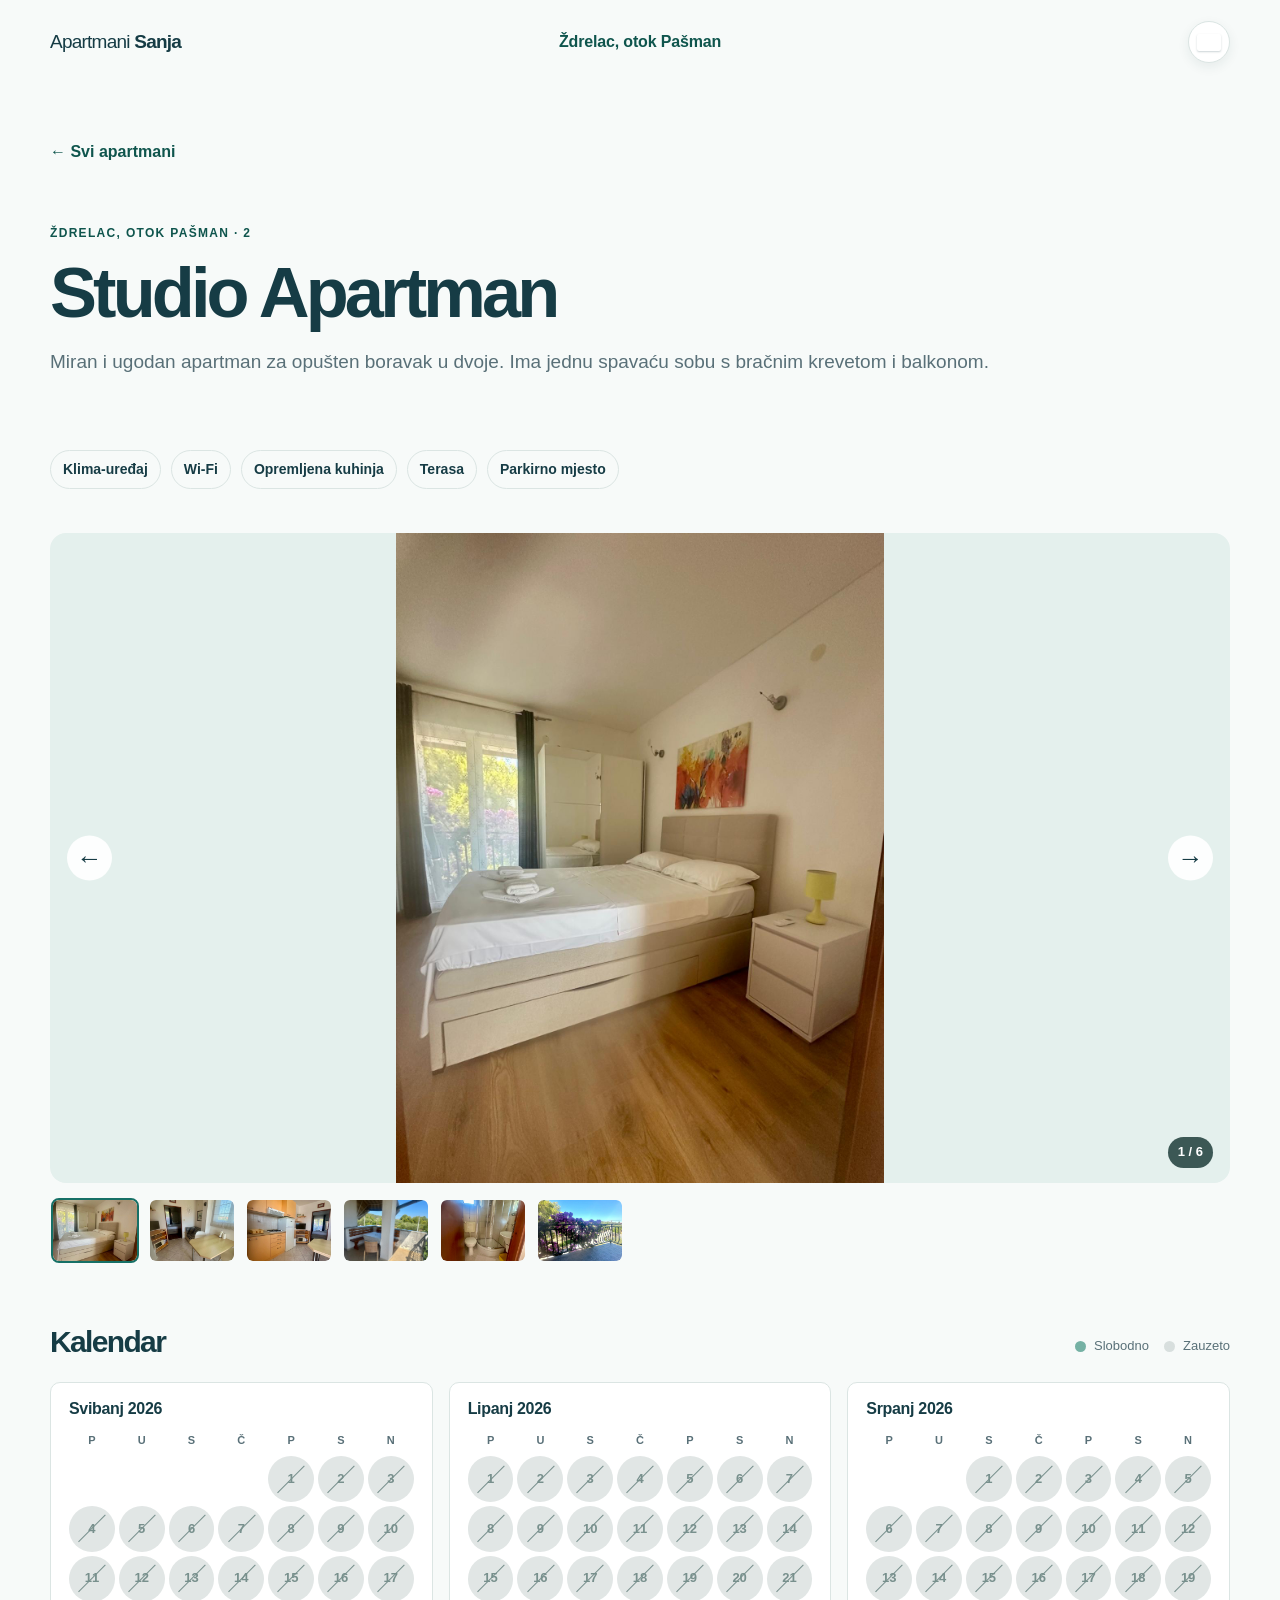
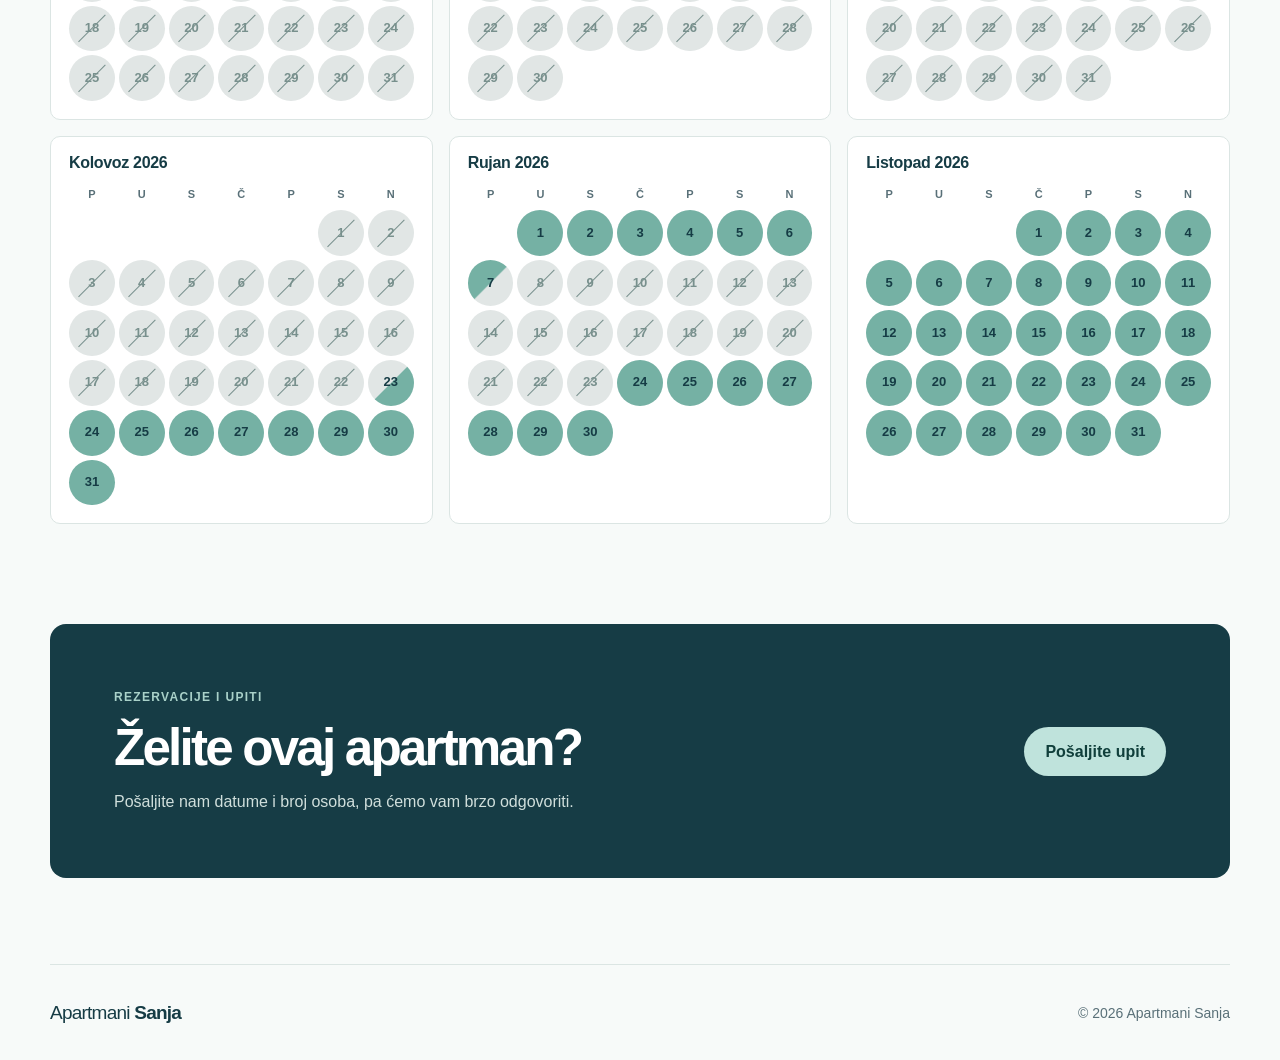
<file: apartman-3.html>
<!doctype html>
<html lang="hr">
  <head>
    <meta charset="UTF-8" /><meta name="viewport" content="width=device-width, initial-scale=1.0" />
    <meta name="description" content="Studio Apartman – informacije i slobodni termini." />
    <title>Studio Apartman | Apartmani Sanja</title><link rel="stylesheet" href="styles.css" />
  </head>
  <body data-apartment="studio">
    <header class="site-header"><a class="logo" href="index.html">Apartmani <strong>Sanja</strong></a><p class="header-location">Ždrelac, otok Pašman</p><div class="language-picker" data-language-picker><button class="language-trigger" type="button" aria-label="Odaberite jezik" aria-expanded="false" aria-haspopup="listbox" data-language-trigger><span class="language-flag" aria-hidden="true" data-language-flag>🇭🇷</span><span class="sr-only" data-language-current>Hrvatski</span></button><div class="language-menu" role="listbox" aria-label="Odaberite jezik" data-language-menu hidden><button type="button" role="option" aria-selected="true" data-language-option="hr"><span aria-hidden="true">🇭🇷</span><span>Hrvatski</span></button><button type="button" role="option" aria-selected="false" data-language-option="en"><span aria-hidden="true">🇬🇧</span><span>English</span></button><button type="button" role="option" aria-selected="false" data-language-option="sl"><span aria-hidden="true">🇸🇮</span><span>Slovenščina</span></button><button type="button" role="option" aria-selected="false" data-language-option="it"><span aria-hidden="true">🇮🇹</span><span>Italiano</span></button><button type="button" role="option" aria-selected="false" data-language-option="de"><span aria-hidden="true">🇩🇪</span><span>Deutsch</span></button><button type="button" role="option" aria-selected="false" data-language-option="pl"><span aria-hidden="true">🇵🇱</span><span>Polski</span></button><button type="button" role="option" aria-selected="false" data-language-option="sk"><span aria-hidden="true">🇸🇰</span><span>Slovenčina</span></button><button type="button" role="option" aria-selected="false" data-language-option="cs"><span aria-hidden="true">🇨🇿</span><span>Čeština</span></button></div></div></header>
    <main>
      <section class="detail-hero section"><a class="back-link" href="index.html#apartmani" data-detail-i18n="back">← Svi apartmani</a><p class="eyebrow">Ždrelac, otok Pašman · 2</p><h1 data-detail-i18n="title">Studio Apartman</h1><p class="lead" data-detail-i18n="lead">Miran i ugodan apartman za opušten boravak u dvoje. Ima jednu spavaću sobu s bračnim krevetom i balkonom.</p></section>
      <section class="apartment-info section"><ul class="amenities"><li data-detail-i18n="air">Klima-uređaj</li><li>Wi‑Fi</li><li data-detail-i18n="kitchen">Opremljena kuhinja</li><li data-detail-i18n="terrace">Terasa</li><li data-detail-i18n="parking">Parkirno mjesto</li></ul></section>
      <section class="carousel section" aria-label="Galerija Apartmana Studio" data-carousel data-carousel-images="images/apartman-3/WhatsApp Image 2026-08-13 at 14.16.48 (3).jpeg|images/apartman-3/WhatsApp Image 2026-08-13 at 14.16.48 (4).jpeg|images/apartman-3/WhatsApp Image 2026-08-13 at 14.16.48 (5).jpeg|images/apartman-3/WhatsApp Image 2026-08-13 at 14.16.49.jpeg|images/apartman-3/WhatsApp Image 2026-08-13 at 14.16.49 (2).jpeg|images/apartman-3/WhatsApp Image 2026-08-13 at 14.16.49 (3).jpeg">
        <div class="carousel-stage"><img class="carousel-image" src="images/apartman-3/WhatsApp Image 2026-08-13 at 14.16.48 (3).jpeg" alt="Fotografija 1 Apartmana Studio" data-carousel-image /><button class="carousel-control carousel-prev" type="button" aria-label="Prethodna fotografija" data-carousel-prev>←</button><button class="carousel-control carousel-next" type="button" aria-label="Sljedeća fotografija" data-carousel-next>→</button><p class="carousel-count" aria-live="polite"><span data-carousel-current>1</span> / 6</p></div><div class="carousel-thumbnails" aria-label="Odaberite fotografiju"></div>
      </section>
      <section class="booking-calendar section" data-booking-calendar data-free-ranges="2026-08-24:2026-09-06|2026-09-24:2026-10-31" data-arrival-days="2026-08-23" data-departure-days="2026-09-07"><div class="calendar-heading"><h2 data-detail-i18n="calendar">Kalendar</h2><p><span class="legend legend-free"></span><span data-detail-i18n="free">Slobodno</span> <span class="legend legend-booked"></span><span data-detail-i18n="booked">Zauzeto</span></p></div><div class="calendar-months"></div></section>
      <section class="contact section" id="upit"><div><p class="eyebrow" data-detail-i18n="reservations">Rezervacije i upiti</p><h2 data-detail-i18n="want">Želite ovaj apartman?</h2><p data-detail-i18n="contact">Pošaljite nam datume i broj osoba, pa ćemo vam brzo odgovoriti.</p></div><a class="button button-primary" href="https://wa.me/38598255315?text=Pozdrav%2C%20zanima%20me%20Studio%20Apartman." target="_blank" rel="noreferrer" data-detail-i18n="inquire">Pošaljite upit</a></section>
    </main><footer><a class="logo" href="index.html">Apartmani <strong>Sanja</strong></a><p>© <span id="year"></span> Apartmani Sanja</p></footer><script src="script.js?v=6"></script>
  </body>
</html>
</file>
<file: styles.css>
:root { --ink: #163c45; --muted: #597078; --paper: #f7faf9; --surface: #fff; --line: #dbe5e3; --accent: #167066; --accent-dark: #0f554d; --soft: #e4f0ed; --radius: 16px; }
.language-picker { position: relative; }.language-trigger { width: 42px; height: 42px; display: grid; place-items: center; padding: 0; border: 1px solid var(--line); border-radius: 50%; background: var(--surface); box-shadow: 0 4px 12px rgb(22 60 69 / 8%); cursor: pointer; transition: border-color .15s ease, box-shadow .15s ease, transform .15s ease; }.language-trigger:hover, .language-trigger[aria-expanded="true"] { border-color: #9ac6bd; box-shadow: 0 6px 16px rgb(22 60 69 / 13%); }.language-trigger:active { transform: scale(.96); }.language-trigger:focus-visible, .language-menu button:focus-visible { outline: 3px solid rgb(22 112 102 / 32%); outline-offset: 2px; }.language-flag, .language-menu button > span:first-child { display: block; background: center / cover no-repeat; color: transparent; font-size: 0; line-height: 1; }.language-flag { width: 24px; height: 17px; border-radius: 2px; box-shadow: 0 1px 2px rgb(22 60 69 / 22%); }.language-flag[data-language="hr"], .language-flag:not([data-language]) { background-image: url('https://flagcdn.com/w40/hr.png'); }.language-flag[data-language="en"] { background-image: url('https://flagcdn.com/w40/gb.png'); }.language-flag[data-language="sl"] { background-image: url('https://flagcdn.com/w40/si.png'); }.language-flag[data-language="it"] { background-image: url('https://flagcdn.com/w40/it.png'); }.language-flag[data-language="de"] { background-image: url('https://flagcdn.com/w40/de.png'); }.language-flag[data-language="pl"] { background-image: url('https://flagcdn.com/w40/pl.png'); }.language-flag[data-language="sk"] { background-image: url('https://flagcdn.com/w40/sk.png'); }.language-flag[data-language="cs"] { background-image: url('https://flagcdn.com/w40/cz.png'); }.language-menu { position: absolute; z-index: 10; top: calc(100% + 9px); right: 0; width: 166px; padding: 6px; border: 1px solid var(--line); border-radius: 12px; background: var(--surface); box-shadow: 0 14px 30px rgb(22 60 69 / 16%); }.language-menu[hidden] { display: none; }.language-menu button { width: 100%; display: flex; align-items: center; gap: 10px; padding: 8px 9px; border: 0; border-radius: 8px; color: var(--ink); background: transparent; font: inherit; font-size: 13px; font-weight: 700; text-align: left; cursor: pointer; }.language-menu button > span:first-child { width: 21px; height: 15px; border-radius: 2px; box-shadow: 0 1px 2px rgb(22 60 69 / 16%); }.language-menu button[data-language-option="hr"] > span:first-child { background-image: url('https://flagcdn.com/w40/hr.png'); }.language-menu button[data-language-option="en"] > span:first-child { background-image: url('https://flagcdn.com/w40/gb.png'); }.language-menu button[data-language-option="sl"] > span:first-child { background-image: url('https://flagcdn.com/w40/si.png'); }.language-menu button[data-language-option="it"] > span:first-child { background-image: url('https://flagcdn.com/w40/it.png'); }.language-menu button[data-language-option="de"] > span:first-child { background-image: url('https://flagcdn.com/w40/de.png'); }.language-menu button[data-language-option="pl"] > span:first-child { background-image: url('https://flagcdn.com/w40/pl.png'); }.language-menu button[data-language-option="sk"] > span:first-child { background-image: url('https://flagcdn.com/w40/sk.png'); }.language-menu button[data-language-option="cs"] > span:first-child { background-image: url('https://flagcdn.com/w40/cz.png'); }.language-menu button:hover, .language-menu button[aria-selected="true"] { background: var(--soft); color: var(--accent-dark); }.sr-only { position: absolute; width: 1px; height: 1px; overflow: hidden; clip: rect(0,0,0,0); white-space: nowrap; }
* { box-sizing: border-box; }
html { scroll-behavior: smooth; }
body { margin: 0; background: var(--paper); color: var(--ink); font-family: Arial, Helvetica, sans-serif; font-size: 16px; line-height: 1.6; }
a { color: inherit; text-decoration: none; }
img { display: block; width: 100%; height: 100%; object-fit: cover; }
.site-header, footer { width: min(1180px, calc(100% - 40px)); margin: auto; display: flex; justify-content: space-between; align-items: center; }
.site-header { min-height: 84px; }
.logo { font-size: 19px; letter-spacing: -.04em; } .logo strong { font-family: Arial, Helvetica, sans-serif; font-weight: 700; }
.header-location { margin: 0; color: var(--accent-dark); font-size: 16px; font-weight: 700; letter-spacing: -.01em; }
.header-contact, .text-link, .back-link { font-weight: 600; color: var(--accent-dark); } .header-contact span, .text-link span { margin-left: 5px; }
.section { width: min(1180px, calc(100% - 40px)); margin-left: auto; margin-right: auto; }
.hero { width: min(1400px, calc(100% - 40px)); height: 560px; margin: 30px auto 0; display: grid; grid-template-columns: .75fr 1.25fr; background: var(--soft); border-radius: var(--radius); overflow: hidden; }
.hero-copy { align-self: center; padding: 42px 48px; } .eyebrow, .card-label { color: var(--accent-dark); font-size: 12px; font-weight: 700; letter-spacing: .11em; text-transform: uppercase; margin: 0 0 13px; }
h1, h2, h3 { font-family: Arial, Helvetica, sans-serif; letter-spacing: -.055em; line-height: 1.04; margin: 0; } h1 { font-size: clamp(44px, 5.5vw, 72px); max-width: 620px; } .hero h1 { font-size: clamp(38px, 4.3vw, 60px); } h2 { font-size: clamp(32px, 4vw, 52px); } h3 { font-size: 27px; }
.hero-text { max-width: 410px; margin: 16px 0 20px; color: var(--muted); font-size: 17px; }
.hero-highlights { display: grid; grid-template-columns: repeat(2, minmax(0, 1fr)); max-width: 500px; border-top: 1px solid #b5d2cb; }.highlight { min-height: 66px; padding: 10px 12px 10px 0; border-bottom: 1px solid #b5d2cb; display: flex; flex-direction: column; justify-content: center; }.highlight:nth-child(even) { padding-left: 14px; border-left: 1px solid #b5d2cb; }.highlight strong { color: var(--accent-dark); font-size: 17px; line-height: 1.15; letter-spacing: -.03em; }.highlight span { color: var(--muted); font-size: 12px; font-weight: 600; line-height: 1.3; margin-top: 3px; }
.button { display: inline-flex; align-items: center; justify-content: center; min-height: 49px; padding: 12px 21px; border-radius: 999px; font-weight: 700; transition: transform .15s ease, background .15s ease; } .button:active { transform: scale(.98); } .button-primary { background: var(--accent); color: #fff; } .button-primary:hover { background: var(--accent-dark); }
.hero-image-wrap { position: relative; min-height: 320px; display: flex; align-items: center; background: #dcece8; }.hero-image { width: 100%; height: 100%; max-height: none; object-fit: cover; object-position: right center; }.image-note { position: absolute; left: 18px; bottom: 15px; margin: 0; padding: 8px 12px; border-radius: 99px; color: white; background: rgb(10 42 40 / 74%); font-size: 13px; font-weight: 600; }
.apartments { padding: 128px 0 15px; }.section-heading { display: flex; justify-content: space-between; gap: 30px; align-items: end; margin-bottom: 45px; }.section-heading > p { max-width: 310px; margin: 0; color: var(--muted); }
.apartment-list { display: grid; grid-template-columns: repeat(2, 1fr); gap: 26px; }.apartment-card { background: var(--surface); border: 1px solid var(--line); border-radius: var(--radius); overflow: hidden; }.card-image { display: block; height: 330px; }.card-content { padding: 27px 29px 29px; }.card-content p:not(.card-label) { color: var(--muted); margin: 15px 0 22px; max-width: 470px; }.card-label { margin-bottom: 11px; }
.why-us { padding: 85px 0 97px; }.why-us > h2 { max-width: 630px; }.benefits { display: grid; grid-template-columns: repeat(3, 1fr); margin-top: 63px; gap: 24px; }.benefits div { padding-top: 20px; border-top: 2px solid var(--ink); }.benefits span { font-size: 13px; font-weight: 700; color: var(--accent-dark); }.benefits h3 { font-size: 21px; margin: 21px 0 7px; }.benefits p { margin: 0; color: var(--muted); }
.location { padding: 16px 0 112px; }.map-frame { min-height: 390px; overflow: hidden; border: 1px solid var(--line); border-radius: var(--radius); background: var(--soft); box-shadow: 0 14px 34px rgb(22 60 69 / 8%); }.map-frame iframe { display: block; width: 100%; height: 390px; border: 0; }
.contact { display: flex; align-items: center; justify-content: space-between; gap: 30px; padding: 64px; background: var(--ink); color: white; border-radius: var(--radius); margin-bottom: 86px; }.contact .eyebrow { color: #a9d1c9; }.contact h2 { max-width: 600px; }.contact p:not(.eyebrow) { color: #d0dfdc; max-width: 500px; margin: 15px 0 0; }.contact .button-primary { background: #bfe3dc; color: #103f3b; white-space: nowrap; }.contact .button-primary:hover { background: white; }
footer { min-height: 96px; border-top: 1px solid var(--line); color: var(--muted); font-size: 14px; } footer .logo { color: var(--ink); } footer p { margin: 0; }
.detail-hero { padding: 55px 0 49px; }.back-link { display: inline-block; margin-bottom: 59px; }.detail-hero h1 { margin-bottom: 18px; }.lead { margin: 0; color: var(--muted); font-size: 19px; max-width: 100%; }.apartment-info { padding: 8px 0 28px; }.apartment-info > p:not(.eyebrow) { color: var(--muted); max-width: 690px; margin: 14px 0 16px; }.amenities { display: flex; flex-wrap: wrap; gap: 10px; padding: 0; list-style: none; }.amenities li { border: 1px solid var(--line); padding: 7px 12px; border-radius: 99px; font-size: 14px; font-weight: 600; }.booking-calendar { padding: 55px 0 100px; }.calendar-heading { display: flex; align-items: baseline; gap: 20px; margin-bottom: 25px; }.calendar-heading .eyebrow { margin: 0; }.calendar-heading h2 { font-size: 30px; }.calendar-heading > p:not(.eyebrow) { display: flex; gap: 8px; align-items: center; flex-wrap: wrap; margin: 0 0 0 auto; color: var(--muted); font-size: 13px; }.legend { width: 11px; height: 11px; border-radius: 50%; display: inline-block; }.legend-free { background: #75b1a4; }.legend-arrival { margin-left: 7px; background: linear-gradient(135deg, #d8dfde 0 49%, #75b1a4 51% 100%); }.legend-changeover { margin-left: 7px; background: linear-gradient(135deg, #d8dfde 0 49%, #75b1a4 51% 100%); }.legend-booked { margin-left: 7px; background: #d8dfde; }.calendar-months { display: grid; grid-template-columns: repeat(3, minmax(0, 1fr)); gap: 16px; }.calendar-month { border: 1px solid var(--line); border-radius: 10px; background: var(--surface); padding: 18px; }.calendar-month h3 { font-family: Arial, Helvetica, sans-serif; font-size: 16px; letter-spacing: -.02em; margin-bottom: 14px; }.calendar-weekdays, .calendar-days { display: grid; grid-template-columns: repeat(7, 1fr); text-align: center; gap: 4px; }.calendar-weekdays { color: var(--muted); font-size: 11px; font-weight: 700; margin-bottom: 7px; }.calendar-days span { aspect-ratio: 1; display: grid; place-items: center; font-size: 13px; border-radius: 50%; }.calendar-days .day-free { background: #75b1a4; color: #163c45; font-weight: 700; }.calendar-days .day-arrival, .calendar-days .day-changeover { background: linear-gradient(135deg, #e1e6e5 0 49%, #75b1a4 51% 100%); color: #163c45; font-weight: 700; }
.carousel-stage { height: min(66vw, 650px); min-height: 360px; position: relative; overflow: hidden; border-radius: var(--radius); background: var(--soft); }.carousel-image { object-fit: contain; }.carousel-control { position: absolute; top: 50%; transform: translateY(-50%); width: 45px; height: 45px; border: 0; border-radius: 999px; background: rgb(255 255 255 / 92%); color: var(--ink); cursor: pointer; font-size: 26px; line-height: 1; }.carousel-control:hover { background: #fff; }.carousel-prev { left: 17px; }.carousel-next { right: 17px; }.carousel-count { position: absolute; right: 17px; bottom: 15px; margin: 0; padding: 5px 10px; background: rgb(14 45 43 / 78%); border-radius: 99px; color: #fff; font-weight: 700; font-size: 13px; }.carousel-thumbnails { display: flex; gap: 9px; margin-top: 13px; overflow-x: auto; padding: 2px 1px 8px; scrollbar-width: thin; }.carousel-thumbnails button { flex: 0 0 88px; height: 65px; padding: 0; overflow: hidden; border: 2px solid transparent; border-radius: 8px; background: transparent; cursor: pointer; }.carousel-thumbnails button.is-active { border-color: var(--accent); }.carousel-thumbnails img { border-radius: 5px; }
@media (max-width: 720px) { .site-header, footer, .section, .hero { width: min(100% - 28px, 1180px); }.site-header { min-height: 68px; }.header-location { display: none; }.hero { height: auto; margin-top: 13px; display: flex; flex-direction: column; }.hero-copy { padding: 45px 27px; }.hero-image-wrap { height: 300px; }.hero-highlights { max-width: none; }.apartments { padding: 76px 0 30px; }.section-heading, .contact { display: block; }.section-heading > p { margin-top: 17px; }.apartment-list, .benefits, .detail-grid { grid-template-columns: 1fr; }.card-image { height: 260px; }.benefits { margin-top: 43px; gap: 40px; }.why-us { padding: 65px 0 75px; }.location { padding: 0 0 76px; }.map-frame, .map-frame iframe { min-height: 320px; height: 320px; }.contact { padding: 38px 27px; margin-bottom: 56px; }.contact .button { margin-top: 29px; width: 100%; }.detail-hero { padding: 30px 0 35px; }.back-link { margin-bottom: 42px; }.gallery { grid-template-columns: 1fr 1fr; grid-template-rows: 220px 130px; gap: 9px; }.carousel-stage { height: 420px; min-height: 0; }.carousel-control { width: 39px; height: 39px; }.carousel-thumbnails button { flex-basis: 72px; height: 54px; }.calendar-heading { display: block; }.calendar-heading > p:not(.eyebrow) { margin: 14px 0 0; }.calendar-months { grid-template-columns: repeat(2, minmax(0, 1fr)); gap: 9px; }.calendar-month { padding: 11px; }.calendar-month h3 { font-size: 14px; }.calendar-days span { font-size: 11px; }.booking-calendar { padding: 42px 0 64px; } footer { min-height: 75px; } }
.calendar-days .day-booked { position: relative; background: #e1e6e5; color: #78908d; font-weight: 700; }.calendar-days .day-booked::after { content: ''; position: absolute; width: 82%; height: 1px; background: #78908d; transform: rotate(-45deg); }
.site-header { position: relative; gap: 20px; }.header-location { position: absolute; left: 50%; transform: translateX(-50%); white-space: nowrap; }.language-picker { margin-left: auto; }.hero-copy { min-width: 0; }
.legend-arrival { background: linear-gradient(135deg, #d8dfde 0 49%, #75b1a4 51% 100%); }
.calendar-days .day-arrival { background: linear-gradient(135deg, #e1e6e5 0 49%, #75b1a4 51% 100%); }
.calendar-days .day-departure { background: linear-gradient(135deg, #75b1a4 0 49%, #e1e6e5 51% 100%); color: #163c45; font-weight: 700; }
@media (max-width: 720px) { .site-header { gap: 10px; }.logo { font-size: 17px; }.language-trigger { width: 40px; height: 40px; }.language-menu { right: -2px; }.hero-copy { display: contents; }.hero-copy > .eyebrow { order: 1; margin: 0; padding: 31px 22px 0; }.hero-copy > h1 { order: 2; padding: 14px 22px 0; }.hero h1 { font-size: clamp(36px, 10.5vw, 43px); line-height: 1.02; }.hero-copy > .hero-text { order: 3; max-width: none; margin: 0; padding: 15px 22px 25px; font-size: 16px; line-height: 1.55; }.hero-image-wrap { order: 4; height: 224px; padding: 8px; }.hero-image { object-fit: contain; object-position: center; }.hero-highlights { order: 5; grid-template-columns: 1fr; max-width: none; margin: 0 22px 28px; }.highlight, .highlight:nth-child(even) { min-height: auto; padding: 11px 0; border-left: 0; }.highlight strong { font-size: 17px; }.detail-hero { padding-bottom: 20px; }.apartment-info { padding-top: 0; }.lead { font-size: 17px; }.carousel-stage { height: min(70vw, 430px); }.calendar-months { grid-template-columns: repeat(2, minmax(0, 1fr)); }.calendar-heading h2 { font-size: 27px; } }
</file>
